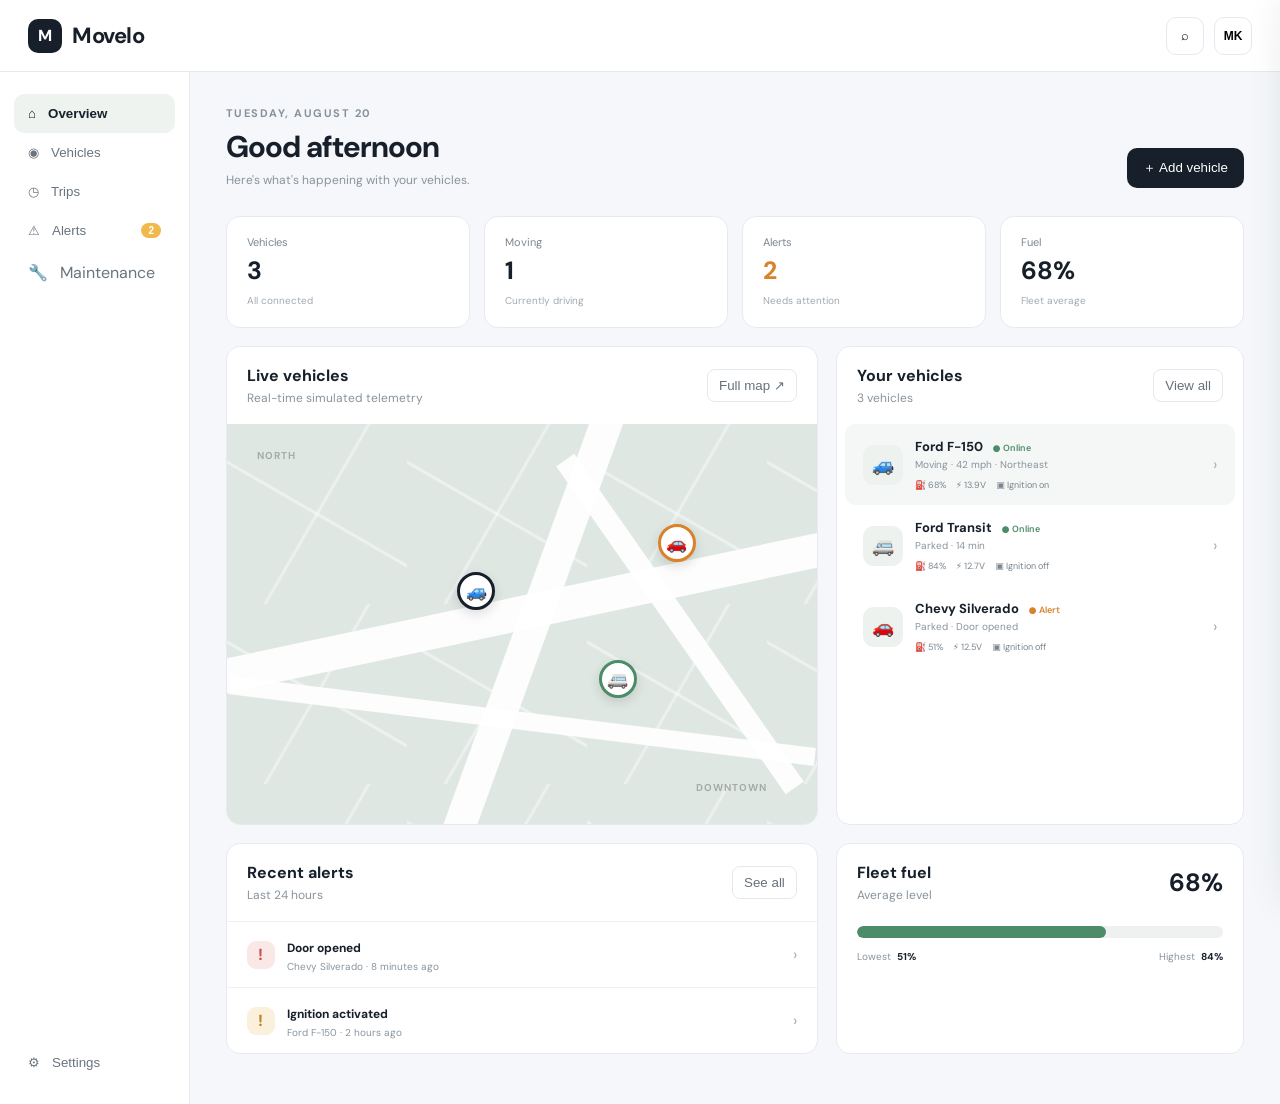
<file: index.html>
<!doctype html><html lang="en"><head><meta charset="UTF-8"/><meta name="viewport" content="width=device-width,initial-scale=1.0"/><title>Movelo — Vehicle Dashboard</title><link rel="stylesheet" href="styles.css"/></head><body><header class="topbar"><div class="brand"><span class="brand-mark">M</span><span>Movelo</span></div><div class="top-actions"><button class="icon-btn">⌕</button><button class="avatar">MK</button></div></header><main class="app-shell"><aside class="sidebar"><nav><button class="nav-item active">⌂ <span>Overview</span></button><button class="nav-item">◉ <span>Vehicles</span></button><button class="nav-item">◷ <span>Trips</span></button><button class="nav-item">⚠ <span>Alerts</span><b>2</b></button><a class="nav-item" href="maintenance.html">🔧 <span>Maintenance</span></a></nav><div class="sidebar-bottom"><button class="nav-item">⚙ <span>Settings</span></button></div></aside><section class="content"><div class="page-heading"><div><p class="eyebrow">TUESDAY, AUGUST 20</p><h1>Good afternoon</h1><p class="muted">Here's what's happening with your vehicles.</p></div><button class="primary">＋ Add vehicle</button></div><div class="stats"><div class="stat"><span>Vehicles</span><strong>3</strong><small>All connected</small></div><div class="stat"><span>Moving</span><strong>1</strong><small>Currently driving</small></div><div class="stat"><span>Alerts</span><strong class="alert-number">2</strong><small>Needs attention</small></div><div class="stat"><span>Fuel</span><strong id="liveFuel">68%</strong><small>Fleet average</small></div></div><div class="grid"><section class="panel map-panel"><div class="panel-header"><div><h2>Live vehicles</h2><p class="muted">Real-time simulated telemetry</p></div><button class="ghost">Full map ↗</button></div><div class="map"><div class="road r1"></div><div class="road r2"></div><div class="road r3"></div><div class="road r4"></div><div class="map-label a">NORTH</div><div class="map-label b">DOWNTOWN</div><div class="pin pin1"><span>🚙</span></div><div class="pin pin2"><span>🚐</span></div><div class="pin pin3"><span>🚗</span></div></div></section><section class="panel vehicle-panel"><div class="panel-header"><div><h2>Your vehicles</h2><p class="muted">3 vehicles</p></div><button class="ghost">View all</button></div><article class="vehicle selected"><div class="vehicle-icon truck">🚙</div><div class="vehicle-main"><div class="vehicle-title">Ford F-150 <span class="online">● Online</span></div><div class="vehicle-meta">Moving · <span id="liveSpeed">42</span> mph · Northeast</div><div class="vehicle-stats"><span>⛽ 68%</span><span>⚡ 13.9V</span><span>▣ Ignition on</span></div></div><span class="chev">›</span></article><article class="vehicle"><div class="vehicle-icon van">🚐</div><div class="vehicle-main"><div class="vehicle-title">Ford Transit <span class="online">● Online</span></div><div class="vehicle-meta">Parked · 14 min</div><div class="vehicle-stats"><span>⛽ 84%</span><span>⚡ 12.7V</span><span>▣ Ignition off</span></div></div><span class="chev">›</span></article><article class="vehicle"><div class="vehicle-icon car">🚗</div><div class="vehicle-main"><div class="vehicle-title">Chevy Silverado <span class="warning">● Alert</span></div><div class="vehicle-meta">Parked · Door opened</div><div class="vehicle-stats"><span>⛽ 51%</span><span>⚡ 12.5V</span><span>▣ Ignition off</span></div></div><span class="chev">›</span></article></section></div><div class="bottom-grid"><section class="panel"><div class="panel-header"><div><h2>Recent alerts</h2><p class="muted">Last 24 hours</p></div><button class="ghost">See all</button></div><div class="alert-row"><span class="alert-dot red">!</span><div><strong>Door opened</strong><p>Chevy Silverado · 8 minutes ago</p></div><span class="arrow">›</span></div><div class="alert-row"><span class="alert-dot amber">!</span><div><strong>Ignition activated</strong><p>Ford F-150 · 2 hours ago</p></div><span class="arrow">›</span></div></section><section class="panel fuel-card"><div class="panel-header"><div><h2>Fleet fuel</h2><p class="muted">Average level</p></div><strong class="fuel-big">68%</strong></div><div class="fuel-bar"><span></span></div><div class="fuel-foot"><span>Lowest <b>51%</b></span><span>Highest <b>84%</b></span></div></section></div></section></main><div id="detail" class="detail-drawer"></div><script src="app.js"></script></body></html>
</file>
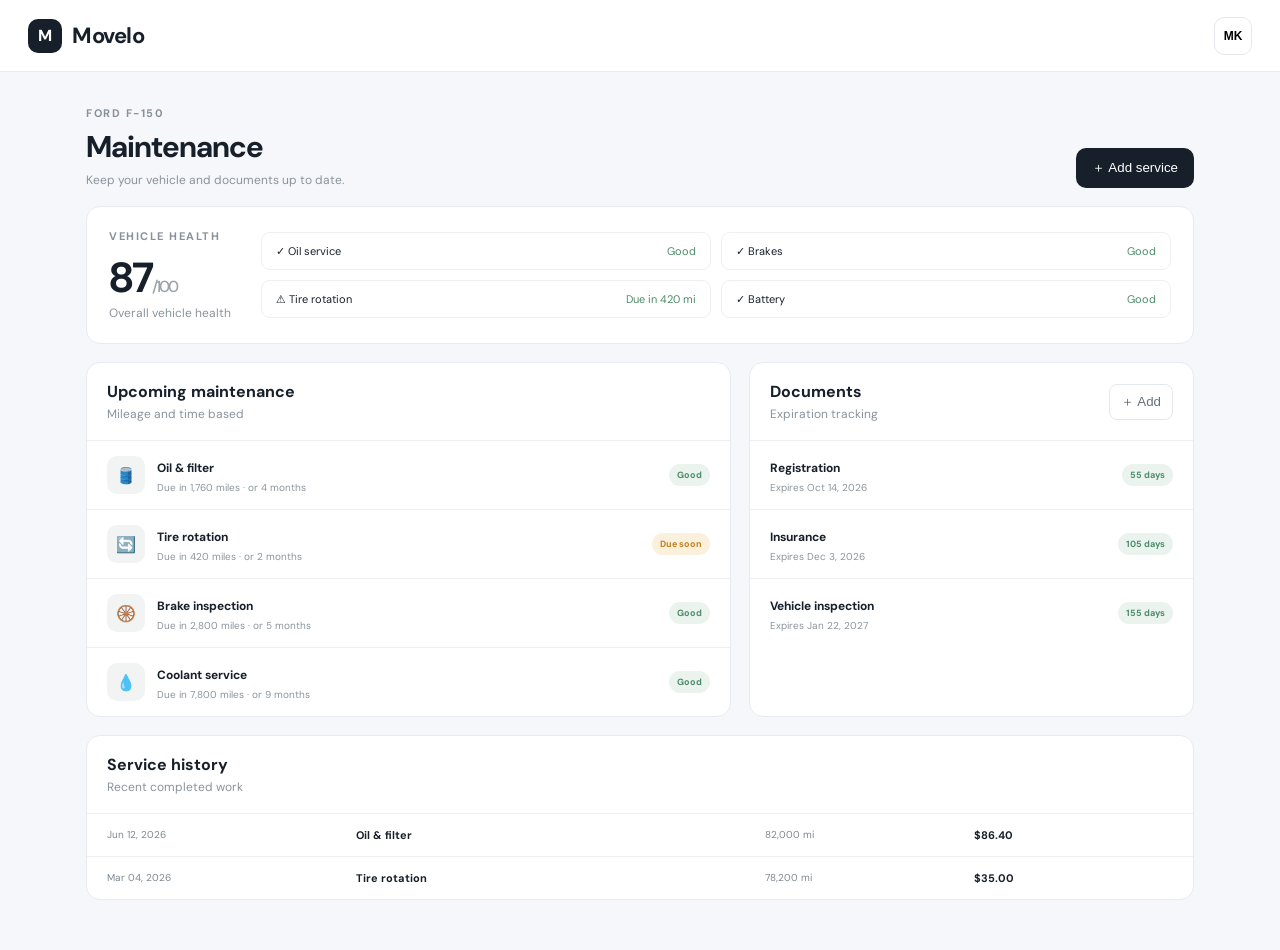
<file: maintenance.html>
<!doctype html><html lang="en"><head><meta charset="UTF-8"><meta name="viewport" content="width=device-width,initial-scale=1"><title>Movelo — Maintenance</title><link rel="stylesheet" href="styles.css"></head><body><header class="topbar"><div class="brand"><span class="brand-mark">M</span><span>Movelo</span></div><div class="top-actions"><button class="avatar" id="profileBtn">MK</button></div></header><main class="content maintenance-page"><div class="page-heading"><div><p class="eyebrow">FORD F-150</p><h1>Maintenance</h1><p class="muted">Keep your vehicle and documents up to date.</p></div><button class="primary" id="addService">＋ Add service</button></div><div class="health panel"><div><p class="eyebrow">VEHICLE HEALTH</p><div class="health-score">87<span>/100</span></div><p class="muted">Overall vehicle health</p></div><div class="health-items"><div>✓ Oil service <span>Good</span></div><div>✓ Brakes <span>Good</span></div><div>⚠ Tire rotation <span>Due in 420 mi</span></div><div>✓ Battery <span>Good</span></div></div></div><div class="maintenance-grid"><section class="panel"><div class="panel-header"><div><h2>Upcoming maintenance</h2><p class="muted">Mileage and time based</p></div></div><div class="service"><div class="service-icon">🛢️</div><div><strong>Oil &amp; filter</strong><p>Due in 1,760 miles · or 4 months</p></div><span class="service-status good">Good</span></div><div class="service"><div class="service-icon">🔄</div><div><strong>Tire rotation</strong><p>Due in 420 miles · or 2 months</p></div><span class="service-status due">Due soon</span></div><div class="service"><div class="service-icon">🛞</div><div><strong>Brake inspection</strong><p>Due in 2,800 miles · or 5 months</p></div><span class="service-status good">Good</span></div><div class="service"><div class="service-icon">💧</div><div><strong>Coolant service</strong><p>Due in 7,800 miles · or 9 months</p></div><span class="service-status good">Good</span></div></section><section class="panel"><div class="panel-header"><div><h2>Documents</h2><p class="muted">Expiration tracking</p></div><button class="ghost" id="addDocument">＋ Add</button></div><div class="document"><div><strong>Registration</strong><p>Expires Oct 14, 2026</p></div><span class="doc-status">55 days</span></div><div class="document"><div><strong>Insurance</strong><p>Expires Dec 3, 2026</p></div><span class="doc-status">105 days</span></div><div class="document"><div><strong>Vehicle inspection</strong><p>Expires Jan 22, 2027</p></div><span class="doc-status">155 days</span></div></section></div><section class="panel service-history"><div class="panel-header"><div><h2>Service history</h2><p class="muted">Recent completed work</p></div></div><div class="history-row"><span>Jun 12, 2026</span><strong>Oil &amp; filter</strong><span>82,000 mi</span><b>$86.40</b></div><div class="history-row"><span>Mar 04, 2026</span><strong>Tire rotation</strong><span>78,200 mi</span><b>$35.00</b></div></section></main><script>const toast=(t,m='')=>{const e=document.createElement('div');e.className='command-toast';e.innerHTML='<strong>'+t+'</strong><span>'+m+'</span>';document.body.appendChild(e);setTimeout(()=>e.remove(),2200)};document.getElementById('addService').onclick=()=>{const n=prompt('Service type','Oil change');if(n)toast('Service added',n+' was added to the maintenance schedule.')};document.getElementById('addDocument').onclick=()=>{const n=prompt('Document type','Registration');if(n)toast('Document added',n+' was added to document tracking.')};document.getElementById('profileBtn').onclick=()=>toast('Profile','Account settings are connected to the prototype.');document.querySelectorAll('.service,.document,.history-row').forEach(x=>x.onclick=()=>toast('Details','Item details are available in the prototype.'));</script></body></html>
</file>
<file: styles.css>
@import url('https://fonts.googleapis.com/css2?family=DM+Sans:wght@400;500;600;700&display=swap');
*{box-sizing:border-box}body{margin:0;background:#f5f7fa;color:#17202a;font-family:'DM Sans',system-ui,sans-serif}.topbar{height:72px;background:#fff;border-bottom:1px solid #e7ebef;display:flex;align-items:center;justify-content:space-between;padding:0 28px;position:sticky;top:0;z-index:5}.brand{font-size:22px;font-weight:700;display:flex;align-items:center;gap:10px;letter-spacing:-.5px}.brand-mark{width:34px;height:34px;border-radius:10px;background:#17202a;color:#fff;display:grid;place-items:center;font-size:16px}.top-actions{display:flex;gap:10px}.icon-btn,.avatar{border:1px solid #e5e9ed;background:#fff;border-radius:10px;width:38px;height:38px}.avatar{font-size:12px;font-weight:700}.app-shell{display:flex;min-height:calc(100vh - 72px)}.sidebar{width:220px;background:#fff;border-right:1px solid #e7ebef;padding:22px 14px;display:flex;flex-direction:column}.sidebar-bottom{margin-top:auto}.nav-item{border:0;background:transparent;width:100%;padding:12px 14px;border-radius:10px;text-align:left;color:#69747f;display:flex;align-items:center;gap:12px;font:500 14px inherit;cursor:pointer;text-decoration:none}.nav-item.active{background:#eef3f0;color:#17202a;font-weight:700}.nav-item b{margin-left:auto;background:#f1b84b;color:#fff;border-radius:20px;padding:2px 7px;font-size:10px}.content{width:min(1400px,100%);margin:auto;padding:34px 36px 50px}.page-heading{display:flex;justify-content:space-between;align-items:flex-end;margin-bottom:28px}.eyebrow{font-size:11px;font-weight:700;letter-spacing:1.5px;color:#87919b;margin:0 0 7px}h1{font-size:30px;letter-spacing:-1px;margin:0 0 6px}h2{font-size:16px;margin:0 0 4px}.muted{color:#89939c;font-size:12px;margin:0}.primary{background:#17202a;color:#fff;border:0;padding:11px 16px;border-radius:10px;font:600 13px inherit}.ghost{border:1px solid #e4e8ec;background:#fff;padding:8px 11px;border-radius:8px;font:600 11px inherit;color:#66717b}.stats{display:grid;grid-template-columns:repeat(4,1fr);gap:14px;margin-bottom:18px}.stat,.panel{background:#fff;border:1px solid #e7ebef;border-radius:14px}.stat{padding:18px 20px}.stat span{display:block;color:#7b8791;font-size:11px}.stat strong{display:block;font-size:25px;margin:5px 0 1px}.stat small{font-size:10px;color:#a0a9b1}.alert-number{color:#d9822b}.grid{display:grid;grid-template-columns:1.45fr 1fr;gap:18px}.panel{overflow:hidden}.panel-header{padding:18px 20px;display:flex;justify-content:space-between;align-items:center}.map{height:400px;background:#dfe7e3;position:relative;overflow:hidden;background-image:linear-gradient(30deg,transparent 49%,rgba(255,255,255,.55) 50%,transparent 51%),linear-gradient(120deg,transparent 49%,rgba(255,255,255,.5) 50%,transparent 51%);background-size:180px 180px}.road{position:absolute;background:#fff;opacity:.9}.r1{height:34px;width:120%;top:43%;left:-10%;transform:rotate(-12deg)}.r2{width:32px;height:130%;left:48%;top:-10%;transform:rotate(20deg)}.r3{height:18px;width:100%;top:72%;left:0;transform:rotate(7deg)}.r4{width:22px;height:100%;left:75%;top:0;transform:rotate(-35deg)}.map-label{position:absolute;color:#a1ada6;font-size:10px;font-weight:700;letter-spacing:1px}.map-label.a{top:25px;left:30px}.map-label.b{bottom:30px;right:50px}.pin{position:absolute;width:38px;height:38px;border-radius:50%;background:#fff;border:3px solid #17202a;display:grid;place-items:center;box-shadow:0 4px 12px #0002;font-size:17px}.pin1{left:39%;top:37%}.pin2{left:63%;top:59%;border-color:#4c8c69}.pin3{left:73%;top:25%;border-color:#d9822b}.vehicle-panel{padding-bottom:8px}.vehicle{display:flex;align-items:center;gap:12px;padding:14px 18px;margin:0 8px;border-radius:11px;cursor:pointer}.vehicle:hover{background:#f7f9f8}.vehicle.selected{background:#f4f7f5}.vehicle-icon{width:40px;height:40px;border-radius:11px;display:grid;place-items:center;background:#edf2ef;font-size:18px}.vehicle-icon.large{width:48px;height:48px;font-size:22px}.vehicle-main{min-width:0;flex:1}.vehicle-title{font-size:13px;font-weight:700}.online,.warning{font-size:9px;margin-left:7px;font-weight:600;color:#4c8c69}.warning{color:#d9822b}.vehicle-meta{font-size:10px;color:#89939c;margin:3px 0 8px}.vehicle-stats{display:flex;gap:10px;color:#7a858e;font-size:9px}.chev{color:#a3acb4}.bottom-grid,.maintenance-grid{display:grid;grid-template-columns:1.45fr 1fr;gap:18px;margin-top:18px}.alert-row{display:flex;align-items:center;gap:12px;padding:14px 20px;border-top:1px solid #eef0f2}.alert-row strong{font-size:12px}.alert-row p{font-size:10px;color:#8a949d;margin:3px 0 0}.alert-dot{width:28px;height:28px;border-radius:9px;display:grid;place-items:center;font-weight:700}.red{background:#fae8e7;color:#c95049}.amber{background:#fbf0dc;color:#c18121}.arrow{margin-left:auto;color:#a4adb4}.fuel-big{font-size:25px}.fuel-card{padding-bottom:20px}.fuel-bar{height:12px;background:#eef1ef;margin:5px 20px 12px;border-radius:20px;overflow:hidden}.fuel-bar span{display:block;width:68%;height:100%;background:#4c8c69;border-radius:20px}.fuel-foot{display:flex;justify-content:space-between;padding:0 20px;color:#89939c;font-size:10px}.fuel-foot b{color:#17202a;margin-left:3px}.detail-drawer{position:fixed;right:0;top:0;height:100vh;width:min(480px,100%);background:#fff;box-shadow:-15px 0 40px #17202a20;z-index:20;transform:translateX(105%);transition:transform .25s ease;overflow:auto}.detail-drawer.open{transform:translateX(0)}.detail-head{padding:26px 22px;display:flex;align-items:center;gap:12px;border-bottom:1px solid #edf0f2}.back{border:0;background:#f3f5f6;border-radius:9px;width:34px;height:34px;font-size:22px}.detail-title{font-size:17px;font-weight:700;margin-bottom:3px}.detail-map{height:260px;background:#dfe7e3;position:relative;overflow:hidden;background-image:linear-gradient(30deg,transparent 49%,#ffffffaa 50%,transparent 51%),linear-gradient(120deg,transparent 49%,#ffffff99 50%,transparent 51%);background-size:120px 120px}.detail-grid-lines{position:absolute;inset:25% 0;border-top:25px solid #fff;transform:rotate(-9deg)}.detail-pin{position:absolute;left:48%;top:45%;width:50px;height:50px;border-radius:50%;background:#fff;border:3px solid #17202a;display:grid;place-items:center;font-size:22px;box-shadow:0 6px 18px #0002}.detail-stats{display:grid;grid-template-columns:repeat(2,1fr);gap:1px;background:#edf0f2;border-bottom:1px solid #edf0f2}.detail-stats div{background:#fff;padding:16px 20px}.detail-stats span{display:block;font-size:10px;color:#8b959d;margin-bottom:5px}.detail-stats strong{font-size:14px}.security-card{margin:18px 20px;border:1px solid #e7ebef;border-radius:13px;overflow:hidden}.security-head{padding:16px 18px;display:flex;justify-content:space-between;align-items:center;border-bottom:1px solid #edf0f2}.security-state{font-size:9px;font-weight:700;padding:6px 9px;border-radius:20px}.security-state.armed{background:#fae8e7;color:#c95049}.security-state.disarmed{background:#eef2ef;color:#66736b}.security-row{display:flex;align-items:center;justify-content:space-between;padding:16px 18px}.security-row strong{font-size:12px}.security-row p{font-size:10px;color:#8b959d;margin:4px 0 0}.security-button{border:0;background:#17202a;color:#fff;padding:10px 13px;border-radius:9px;font:600 11px inherit}.security-button.disable{background:#f3e8e7;color:#b54843}.security-note{margin:0;padding:0 18px 16px;color:#9099a1;font-size:9px;line-height:1.5}.command-history{margin:0 20px 18px;border:1px solid #e7ebef;border-radius:13px;overflow:hidden}.command-history .panel-header{padding:15px 18px}.command-row{display:grid;grid-template-columns:1.3fr 1.5fr auto;gap:10px;padding:13px 18px;border-top:1px solid #edf0f2;font-size:10px;color:#7d8891}.command-confirmed{color:#4c8c69}.command-toast{position:sticky;top:0;z-index:2;margin:12px 20px 0;padding:12px 14px;border-radius:10px;background:#17202a;color:#fff;box-shadow:0 6px 18px #0002}.command-toast strong{display:block;font-size:11px}.command-toast span{display:block;font-size:9px;opacity:.8;margin-top:3px}.quick-actions{display:grid;grid-template-columns:repeat(2,1fr);gap:10px;padding:20px}.quick-actions button{border:1px solid #e2e7e9;background:#fff;padding:13px;border-radius:10px;font:600 12px inherit}.quick-actions button:hover{background:#f5f7f6}.maintenance-page{max-width:1180px}.health{padding:22px;display:flex;justify-content:space-between;align-items:center;gap:30px}.health-score{font-size:42px;font-weight:700;letter-spacing:-2px}.health-score span{font-size:16px;color:#9aa3aa;font-weight:500}.health-items{display:grid;grid-template-columns:repeat(2,minmax(180px,1fr));gap:10px;flex:1}.health-items div{padding:11px 14px;border:1px solid #edf0f2;border-radius:9px;font-size:11px}.health-items span{float:right;color:#4c8c69}.service,.document{display:flex;align-items:center;gap:12px;padding:15px 20px;border-top:1px solid #edf0f2}.service-icon{width:38px;height:38px;border-radius:10px;background:#f1f4f2;display:grid;place-items:center}.service>div:nth-child(2),.document>div{flex:1}.service strong,.document strong{font-size:12px}.service p,.document p{margin:4px 0 0;color:#8b959d;font-size:10px}.service-status,.doc-status{font-size:9px;font-weight:700;padding:5px 8px;border-radius:20px}.service-status.good{background:#eaf3ed;color:#4c8c69}.service-status.due{background:#fbf0dc;color:#c18121}.doc-status{color:#4c8c69;background:#eaf3ed}.service-history{margin-top:18px}.history-row{display:grid;grid-template-columns:1.2fr 2fr 1fr 1fr;gap:10px;padding:14px 20px;border-top:1px solid #edf0f2;font-size:10px;color:#7d8891}.history-row strong,.history-row b{color:#17202a;font-size:11px}.maintenance-page .page-heading{margin-bottom:18px}@media(max-width:900px){.sidebar{display:none}.content{padding:24px 16px}.stats{grid-template-columns:repeat(2,1fr)}.grid,.bottom-grid,.maintenance-grid{grid-template-columns:1fr}.map{height:300px}.page-heading{align-items:flex-start;gap:15px;flex-direction:column}.health{align-items:flex-start;flex-direction:column}.health-items{width:100%}}@media(max-width:520px){h1{font-size:24px}.topbar{padding:0 16px}.stats{gap:10px}.stat{padding:14px}.vehicle-stats{flex-wrap:wrap}.health-items{grid-template-columns:1fr}.history-row{grid-template-columns:1fr 1fr}.service-status{display:none}.command-row{grid-template-columns:1fr}.security-row{align-items:flex-start;gap:12px;flex-direction:column}.security-button{width:100%}}
</file>
